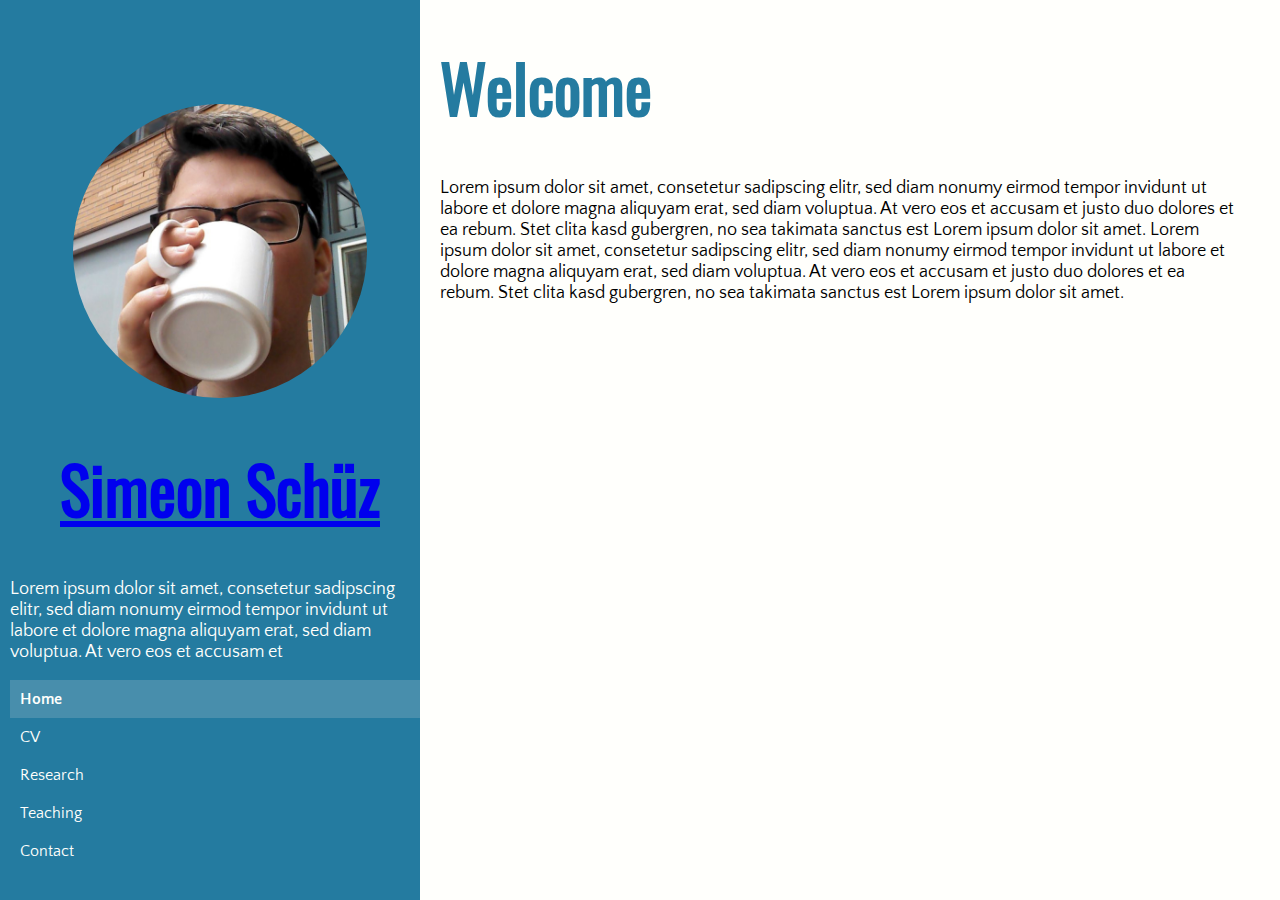
<file: index.html>
<!DOCTYPE html>
<html>
<title>Simeon Schüz</title>
<meta charset="UTF-8">
<meta name="viewport" content="width=device-width, initial-scale=1">
<link rel="stylesheet" href="src/style.css">
<script type="text/javascript" src='src/scripts.js'></script>

<body id='PageHome'>
  <!-- Sidebar -->
  <div class='sidebar'>
    <div class='sidebarContent'>
      <div id='sidebarImage'>
         <img src='src/images/me.jpg' alt=''>
      </div>
      <h1><a href='index.html'>Simeon Schüz</a></h1>
      <div class='sidebarText' id='sidebarText'>
        <p> Lorem ipsum dolor sit amet, consetetur sadipscing elitr, sed diam nonumy eirmod tempor invidunt ut labore et dolore magna aliquyam erat, sed diam voluptua. At vero eos et accusam et</p>
        <a class='ButtonHome' href='index.html'>Home</a>
        <a class='ButtonCV' href='cv.html'>CV</a>
        <a class='ButtonResearch' href='research.html'>Research</a>
        <a class='ButtonTeaching' href='teaching.html'>Teaching</a>
        <a class='ButtonContact' href='contact.html'>Contact</a>
        <div class='icons'>
        </div>
    </div>

    <a href='javascript:void(0);' class='icon' onclick='myFunction()' id='MenuButton'>
      <div id="hamburger">
        <div class="bar1"></div>
        <div class="bar2"></div>
        <div class="bar3"></div>
      </div>
    </a>

  </div>
</div>
  <!-- End Sidebar -->

  <!-- Content -->

  <div class='content'>

  <h1 class='highlight'>Welcome</h1>

  <p>Lorem ipsum dolor sit amet, consetetur sadipscing elitr, sed diam nonumy eirmod tempor invidunt ut labore et dolore magna aliquyam erat, sed diam voluptua. At vero eos et accusam et justo duo dolores et ea rebum. Stet clita kasd gubergren, no sea takimata sanctus est Lorem ipsum dolor sit amet. Lorem ipsum dolor sit amet, consetetur sadipscing elitr, sed diam nonumy eirmod tempor invidunt ut labore et dolore magna aliquyam erat, sed diam voluptua. At vero eos et accusam et justo duo dolores et ea rebum. Stet clita kasd gubergren, no sea takimata sanctus est Lorem ipsum dolor sit amet.</p>

  </div>

  <!-- End Content -->
</body>
</html>
</file>
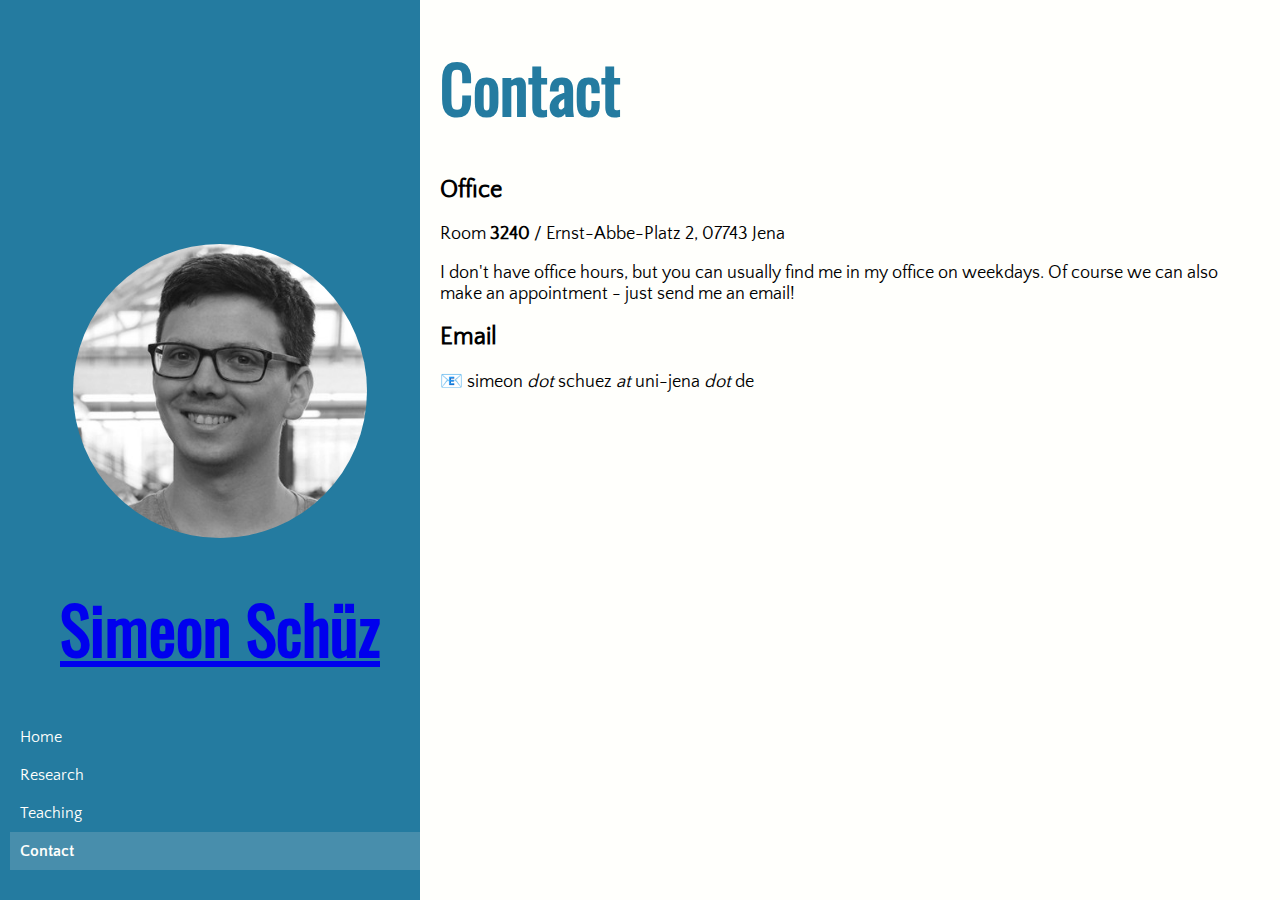
<file: contact.html>
<!DOCTYPE html>
<html>
<title>Simeon Schüz</title>
<meta charset="UTF-8">
<meta name="viewport" content="width=device-width, initial-scale=1">
<link rel="stylesheet" href="src/style.css">
<script type="text/javascript" src='src/scripts.js'></script>

<body id='PageContact'>
  <!-- Sidebar -->
  <div class='sidebar'>
    <div class='sidebarContent'>
      <div id='sidebarImage'>
         <img src='src/images/simeon_bielefeld.jpg' alt=''>
      </div>
      <h1><a href='index.html'>Simeon Schüz</a></h1>
      <div class='sidebarText' id='sidebarText'>
        <p></p>
        <a class='ButtonHome' href='index.html'>Home</a>
        <!--<a class='ButtonCV' href='cv.html'>CV</a>-->
        <a class='ButtonResearch' href='research.html'>Research</a>
        <a class='ButtonTeaching' href='teaching.html'>Teaching</a>
        <a class='ButtonContact' href='contact.html'>Contact</a>
        <div class='icons'>
        </div>
    </div>

    <a href='javascript:void(0);' class='icon' onclick='myFunction()' id='MenuButton'>
      <div id="hamburger">
        <div class="bar1"></div>
        <div class="bar2"></div>
        <div class="bar3"></div>
      </div>
    </a>

  </div>
</div>
  <!-- End Sidebar -->

  <!-- Content -->

  <div class='content'>

  <h1 class='highlight'>Contact</h1>

  <h2>Office</h2>
  <p>Room <strong>3240</strong> / Ernst-Abbe-Platz 2, 07743 Jena </p>
  <p>
    I don't have office hours, but you can usually find me in my office on weekdays.
    Of course we can also make an appointment - just send me an email!
  </p>

  <h2>Email</h2>
  <p>
    📧 simeon <i>dot</i> schuez <i>at</i> uni-jena <i>dot</i> de
  </p>

  </div>

  <!-- End Content -->
</body>
</html>
</file>
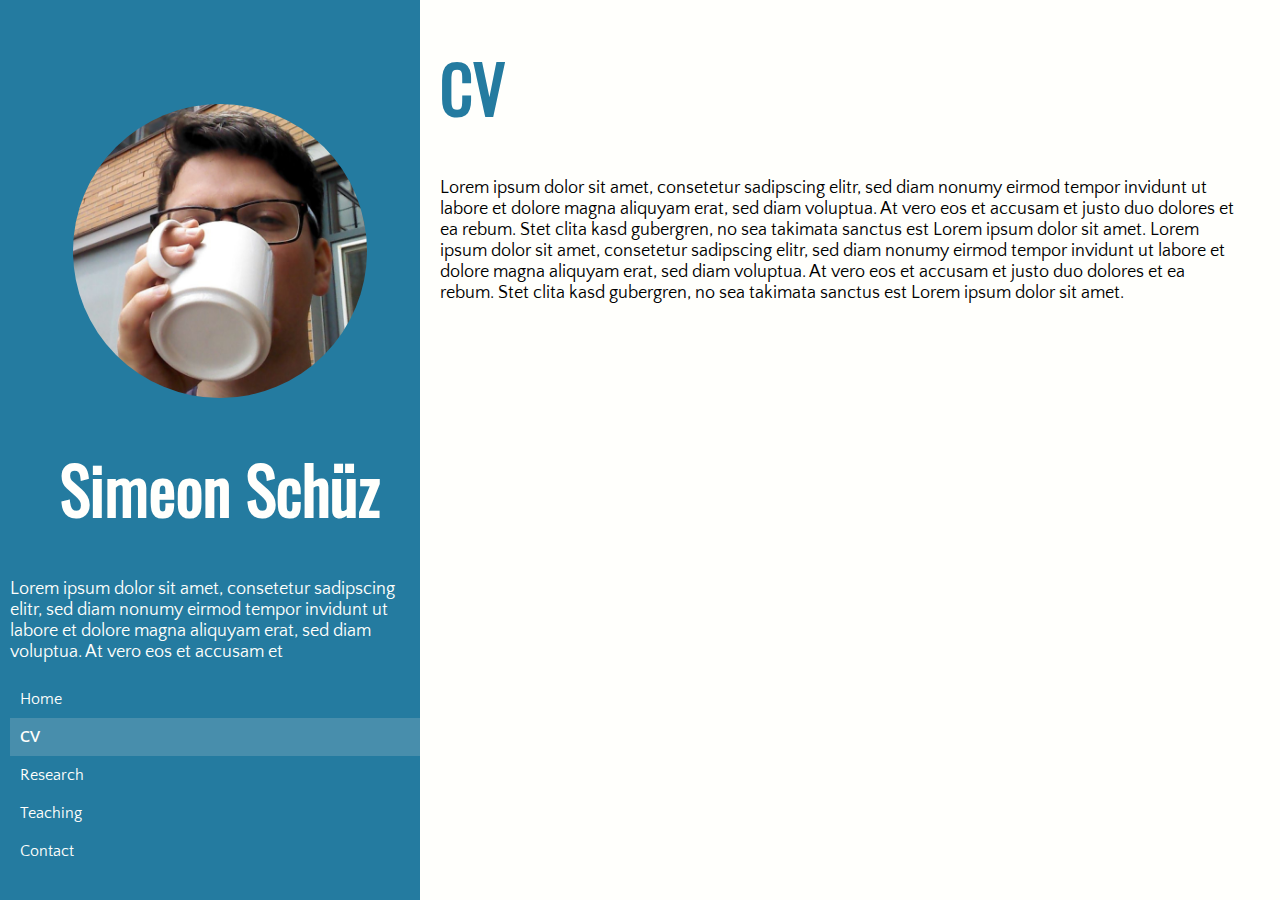
<file: cv.html>
<!DOCTYPE html>
<html>
<title>Simeon Schüz</title>
<meta charset="UTF-8">
<meta name="viewport" content="width=device-width, initial-scale=1">
<link rel="stylesheet" href="src/style.css">
<script type="text/javascript" src='src/scripts.js'></script>

<body id='PageCV'>
  <!-- Sidebar -->
  <div class='sidebar'>
    <div class='sidebarContent'>
      <div id='sidebarImage'>
         <img src='src/images/me.jpg' alt=''>
      </div>
      <h1>Simeon Schüz</h1>
      <div class='sidebarText' id='sidebarText'>
        <p> Lorem ipsum dolor sit amet, consetetur sadipscing elitr, sed diam nonumy eirmod tempor invidunt ut labore et dolore magna aliquyam erat, sed diam voluptua. At vero eos et accusam et</p>
        <a class='ButtonHome' href='index.html'>Home</a>
        <a class='ButtonCV' href='cv.html'>CV</a>
        <a class='ButtonResearch' href='research.html'>Research</a>
        <a class='ButtonTeaching' href='teaching.html'>Teaching</a>
        <a class='ButtonContact' href='contact.html'>Contact</a>
        <div class='icons'>
        </div>
    </div>
    <a href='javascript:void(0);' class='icon' onclick='myFunction()' id='MenuButton'>
      MENU
    </a>
  </div>
</div>
  <!-- End Sidebar -->

  <!-- Content -->

  <div class='content'>

  <h1 class='highlight'>CV</h1>

  <p>Lorem ipsum dolor sit amet, consetetur sadipscing elitr, sed diam nonumy eirmod tempor invidunt ut labore et dolore magna aliquyam erat, sed diam voluptua. At vero eos et accusam et justo duo dolores et ea rebum. Stet clita kasd gubergren, no sea takimata sanctus est Lorem ipsum dolor sit amet. Lorem ipsum dolor sit amet, consetetur sadipscing elitr, sed diam nonumy eirmod tempor invidunt ut labore et dolore magna aliquyam erat, sed diam voluptua. At vero eos et accusam et justo duo dolores et ea rebum. Stet clita kasd gubergren, no sea takimata sanctus est Lorem ipsum dolor sit amet.</p>

  </div>

  <!-- End Content -->
</body>
</html>
</file>
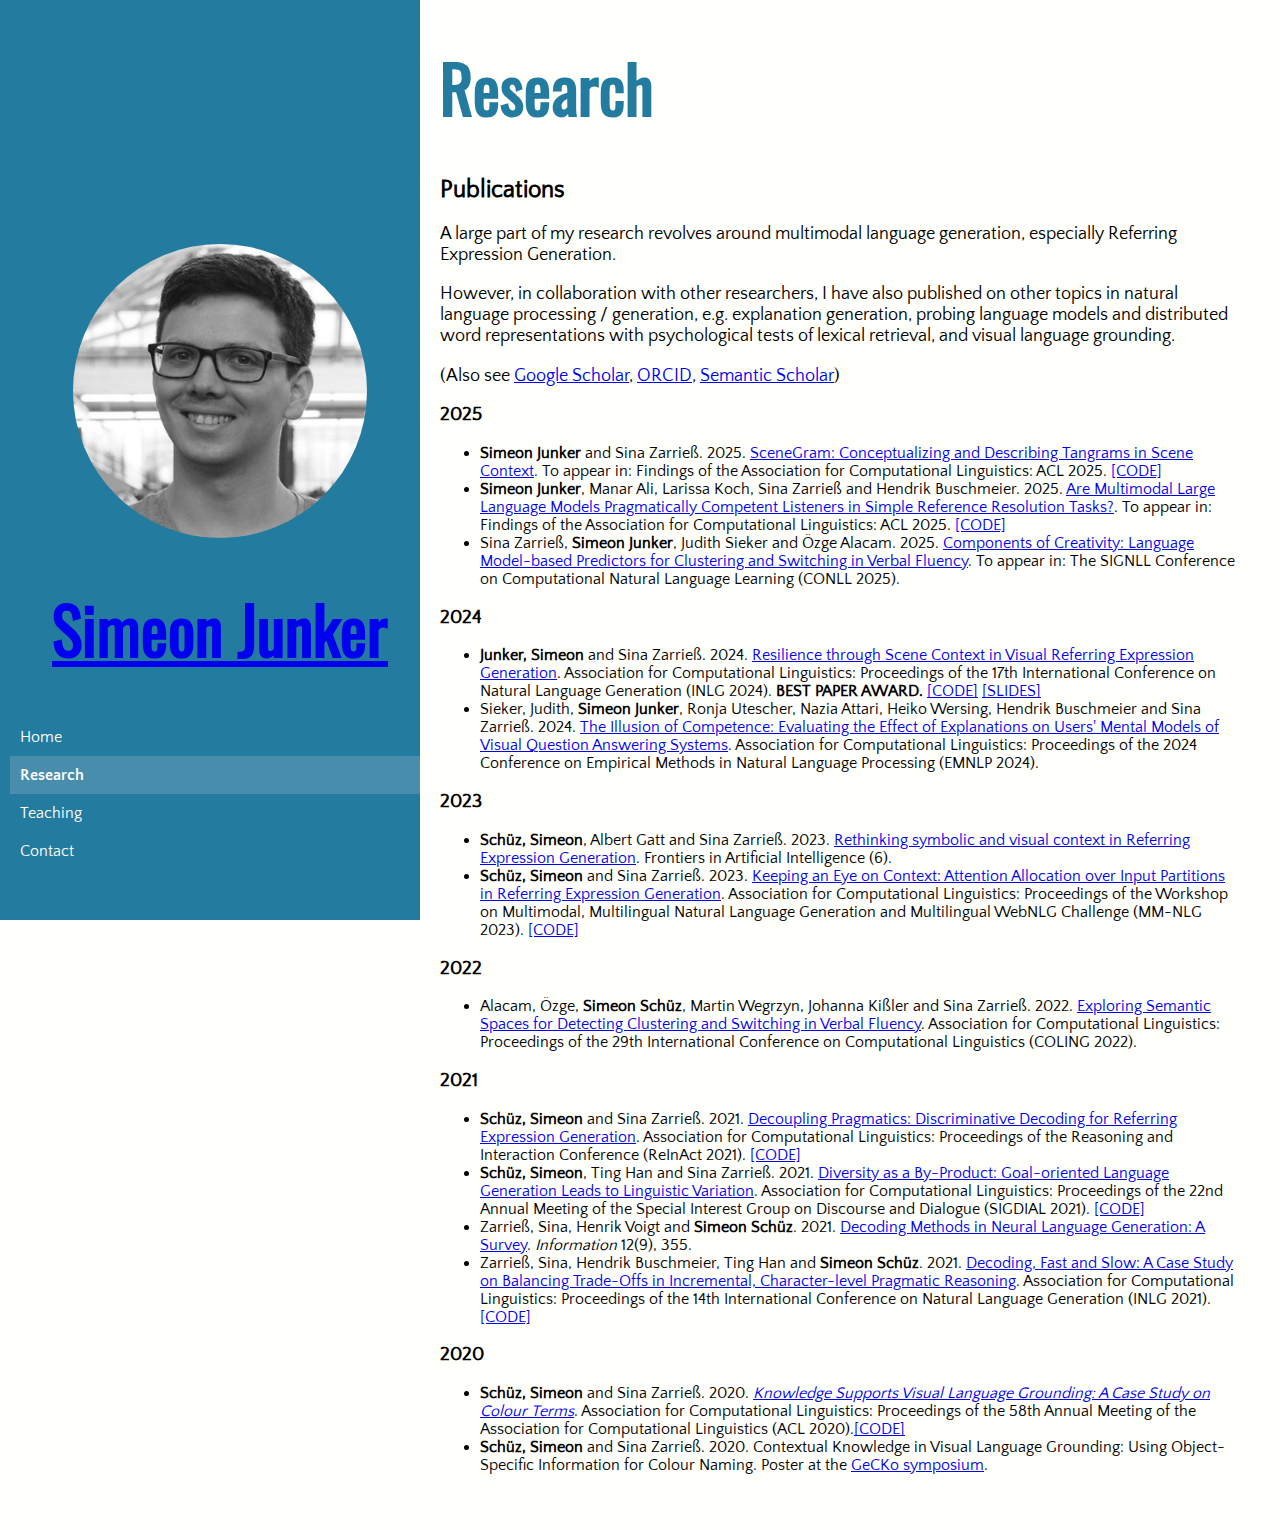
<file: research.html>
<!DOCTYPE html>
<html>
<title>Simeon Junker</title>
<meta charset="UTF-8">
<meta name="viewport" content="width=device-width, initial-scale=1">
<link rel="stylesheet" href="src/style.css">
<script type="text/javascript" src='src/scripts.js'></script>

<body id='PageResearch'>
  <!-- Sidebar -->
  <div class='sidebar'>
    <div class='sidebarContent'>
      <div id='sidebarImage'>
         <img src='src/images/simeon_bielefeld.jpg' alt=''>
      </div>
      <h1><a href='index.html'>Simeon Junker</a></h1>
      <div class='sidebarText' id='sidebarText'>
        <p></p>
        <a class='ButtonHome' href='index.html'>Home</a>
        <!--<a class='ButtonCV' href='cv.html'>CV</a>-->
        <a class='ButtonResearch' href='research.html'>Research</a>
        <a class='ButtonTeaching' href='teaching.html'>Teaching</a>
        <a class='ButtonContact' href='contact.html'>Contact</a>
        <div class='icons'>
        </div>
    </div>

    <a href='javascript:void(0);' class='icon' onclick='myFunction()' id='MenuButton'>
      <div id="hamburger">
        <div class="bar1"></div>
        <div class="bar2"></div>
        <div class="bar3"></div>
      </div>
    </a>

  </div>
</div>
  <!-- End Sidebar -->

  <!-- Content -->

  <div class='content'>

  <h1 class='highlight'>Research</h1>

  <h2>Publications</h2>

  <p>A large part of my research revolves around multimodal language generation, especially Referring Expression Generation.</p>
  <p>However, in collaboration with other researchers, I have also published on other topics in natural language processing / generation, e.g. explanation generation, probing language models and distributed word representations with psychological tests of lexical retrieval, and visual language grounding.</p>
  <p>(Also see <a href='https://scholar.google.de/citations?user=VNeC-UIAAAAJ&hl=de&oi=ao'>Google Scholar</a>, <a href='https://orcid.org/0009-0003-2529-9213'>ORCID</a>, <a href='https://www.semanticscholar.org/author/Simeon-Junker/1754689111'>Semantic Scholar</a>)</p>

  <h3>2025</h3>
  <ul>
    <li><b>Simeon Junker</b> and Sina Zarrieß. 2025. <a href="https://arxiv.org/pdf/2506.11631">SceneGram: Conceptualizing and Describing Tangrams in Scene Context</a>. To appear in: Findings of the Association for Computational Linguistics: ACL 2025. <a href="https://github.com/clause-bielefeld/scenegram">[CODE]</a></li>
    <li><b>Simeon Junker</b>, Manar Ali, Larissa Koch, Sina Zarrieß and Hendrik Buschmeier. 2025. <a href="https://arxiv.org/pdf/2506.11807">Are Multimodal Large Language Models Pragmatically Competent Listeners in Simple Reference Resolution Tasks?</a>. To appear in: Findings of the Association for Computational Linguistics: ACL 2025. <a href="https://github.com/clause-bielefeld/mllm-listeners">[CODE]</a></li>
    <li>Sina Zarrieß, <b>Simeon Junker</b>, Judith Sieker and Özge Alacam. 2025. <a href="https://openreview.net/pdf?id=9oVKSGYWBT">Components of Creativity: Language Model-based Predictors for Clustering and Switching in Verbal Fluency</a>. To appear in: The SIGNLL Conference on Computational Natural Language Learning (CONLL 2025).</li>
  </ul>
  <h3>2024</h3>
  <ul>
    <li><b>Junker, Simeon</b> and Sina Zarrieß. 2024. <a href='https://aclanthology.org/2024.inlg-main.29/'>Resilience through Scene Context in Visual Referring Expression Generation</a>. Association for Computational Linguistics: Proceedings of the 17th International Conference on Natural Language Generation (INLG 2024). <b>BEST PAPER AWARD.</b> <a href='https://github.com/clause-bielefeld/REG-Scene-Context'>[CODE]</a> <a href='https://raw.githubusercontent.com/simeonjunker/simeonjunker.github.io/refs/heads/master/src/documents/inlg2024_presentation.pdf'>[SLIDES]</a></li>
    <li>Sieker, Judith, <b>Simeon Junker</b>, Ronja Utescher, Nazia Attari, Heiko Wersing, Hendrik Buschmeier and Sina Zarrieß. 2024. <a href='https://aclanthology.org/2024.emnlp-main.1084/'>The Illusion of Competence: Evaluating the Effect of Explanations on Users' Mental Models of Visual Question Answering Systems</a>. Association for Computational Linguistics: Proceedings of the 2024 Conference on Empirical Methods in Natural Language Processing (EMNLP 2024).</li>
  </ul>
  
  <h3>2023</h3>
  <ul>
    <li><b>Schüz, Simeon</b>, Albert Gatt and Sina Zarrieß. 2023. <a href='https://www.frontiersin.org/articles/10.3389/frai.2023.1067125'>Rethinking symbolic and visual context in Referring Expression Generation</a>. Frontiers in Artificial Intelligence (6).</li>
    <li><b>Schüz, Simeon</b> and Sina Zarrieß. 2023. <a href='https://aclanthology.org/2023.mmnlg-1.3/'>Keeping an Eye on Context: Attention Allocation over Input Partitions in Referring Expression Generation</a>. Association for Computational Linguistics: Proceedings of the Workshop on Multimodal, Multilingual Natural Language Generation and Multilingual WebNLG Challenge (MM-NLG 2023). <a href='https://github.com/clause-bielefeld/REG-Input-Partitions'>[CODE]</a></li>
  </ul>
  
  <h3>2022</h3>
  <ul>
    <li>
      Alacam, Özge, <b>Simeon Schüz</b>, Martin Wegrzyn, Johanna Kißler and Sina Zarrieß. 2022. <a href='https://aclanthology.org/2022.coling-1.16/'>Exploring Semantic Spaces for Detecting Clustering and Switching in Verbal Fluency</a>. Association for Computational Linguistics: Proceedings of the 29th International Conference on Computational Linguistics (COLING 2022).
    </li>
  </ul>
  
  <h3>2021</h3>
  <ul>
    <li><b>Schüz, Simeon</b> and Sina Zarrieß. 2021. <a href='https://aclanthology.org/2021.reinact-1.7/'>Decoupling Pragmatics: Discriminative Decoding for Referring Expression Generation</a>. Association for Computational Linguistics: Proceedings of the Reasoning and Interaction Conference (ReInAct 2021). <a href='https://github.com/clause-bielefeld/reg-discriminative-decoding'>[CODE]</a></li>
    <li><b>Schüz, Simeon</b>, Ting Han and Sina Zarrieß. 2021. <a href='https://aclanthology.org/2021.sigdial-1.43/'>Diversity as a By-Product: Goal-oriented Language Generation Leads to Linguistic Variation</a>. Association for Computational Linguistics: Proceedings of the 22nd Annual Meeting of the Special Interest Group on Discourse and Dialogue (SIGDIAL 2021). <a href='https://github.com/clause-bielefeld/image-captioning-decoding'>[CODE]</a></li>
    <li>Zarrieß, Sina, Henrik Voigt and <b>Simeon Schüz</b>. 2021. <a href='https://www.mdpi.com/2078-2489/12/9/355'>Decoding Methods in Neural Language Generation: A Survey</a>. <i>Information</i> 12(9), 355.
    <li>Zarrieß, Sina, Hendrik Buschmeier, Ting Han and <b>Simeon Schüz</b>. 2021. <a href='https://aclanthology.org/2021.inlg-1.41/'>Decoding, Fast and Slow: A Case Study on Balancing Trade-Offs in Incremental, Character-level Pragmatic Reasoning</a>. Association for Computational Linguistics: Proceedings of the 14th International Conference on Natural Language Generation (INLG 2021). <a href='https://github.com/clause-bielefeld/reg-discriminative-decoding'>[CODE]</a></li>
  </ul>
  <h3>2020</h3>
  <ul>
    <li><b>Schüz, Simeon</b> and Sina Zarrieß. 2020. <a href='https://www.aclweb.org/anthology/2020.acl-main.584/'><i>Knowledge Supports Visual Language Grounding: A Case Study on Colour Terms</i></a>. Association for Computational Linguistics: Proceedings of the 58th Annual Meeting of the Association for Computational Linguistics (ACL 2020).<a href='https://github.com/clause-bielefeld/colour-term-grounding'>[CODE]</a></li>
    <li><b>Schüz, Simeon</b> and Sina Zarrieß. 2020. Contextual Knowledge in Visual Language Grounding: Using Object-Specific Information for Colour Naming. Poster at the <a href='https://sites.google.com/view/gecko2020/home'>GeCKo symposium</a>.
  </ul>

  </div>

  <!-- End Content -->
</body>
</html>
</file>
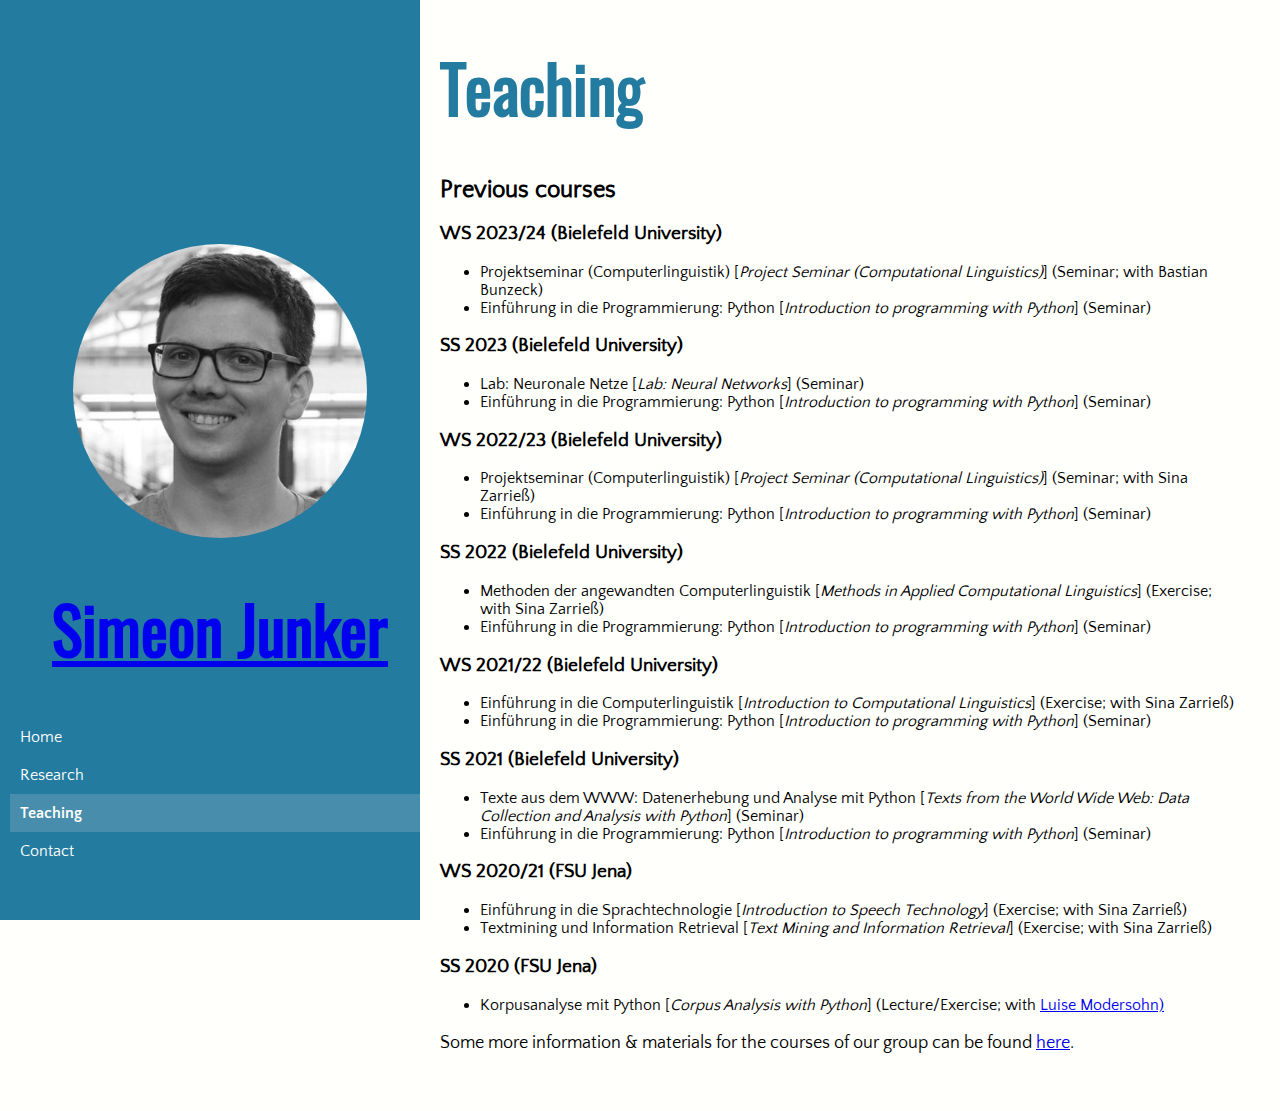
<file: teaching.html>
<!DOCTYPE html>
<html>
<title>Simeon Junker</title>
<meta charset="UTF-8">
<meta name="viewport" content="width=device-width, initial-scale=1">
<link rel="stylesheet" href="src/style.css">
<script type="text/javascript" src='src/scripts.js'></script>

<body id='PageTeaching'>
  <!-- Sidebar -->
  <div class='sidebar'>
    <div class='sidebarContent'>
      <div id='sidebarImage'>
         <img src='src/images/simeon_bielefeld.jpg' alt=''>
      </div>
      <h1><a href='index.html'>Simeon Junker</a></h1>
      <div class='sidebarText' id='sidebarText'>
        <p></p>
        <a class='ButtonHome' href='index.html'>Home</a>
        <!--<a class='ButtonCV' href='cv.html'>CV</a>-->
        <a class='ButtonResearch' href='research.html'>Research</a>
        <a class='ButtonTeaching' href='teaching.html'>Teaching</a>
        <a class='ButtonContact' href='contact.html'>Contact</a>
        <div class='icons'>
        </div>
    </div>

    <a href='javascript:void(0);' class='icon' onclick='myFunction()' id='MenuButton'>
      <div id="hamburger">
        <div class="bar1"></div>
        <div class="bar2"></div>
        <div class="bar3"></div>
      </div>
    </a>

  </div>
</div>
  <!-- End Sidebar -->

  <!-- Content -->

  <div class='content'>

  <h1 class='highlight'>Teaching</h1>

  <!--
  <h2>Current information</h2>
  <ul><li></li></ul>
-->

  <h2>Previous courses</h2>

  <h3>WS 2023/24 (Bielefeld University)</h3>
  <ul class='contentList'>
    <li>Projektseminar (Computerlinguistik) [<i>Project Seminar (Computational Linguistics)</i>] (Seminar; with Bastian Bunzeck)</li>
    <li>Einführung in die Programmierung: Python [<i>Introduction to programming with Python</i>] (Seminar)</li>
  </ul>

  <h3>SS 2023 (Bielefeld University)</h3>
  <ul class='contentList'>
    <li>Lab: Neuronale Netze [<i>Lab: Neural Networks</i>] (Seminar)</li>
    <li>Einführung in die Programmierung: Python [<i>Introduction to programming with Python</i>] (Seminar)</li>
  </ul>

  <h3>WS 2022/23 (Bielefeld University)</h3>
  <ul class='contentList'>
    <li>Projektseminar (Computerlinguistik) [<i>Project Seminar (Computational Linguistics)</i>] (Seminar; with Sina Zarrieß)</li>
    <li>Einführung in die Programmierung: Python [<i>Introduction to programming with Python</i>] (Seminar)</li>
  </ul>

  <h3>SS 2022 (Bielefeld University)</h3>
  <ul class='contentList'>
    <li>Methoden der angewandten Computerlinguistik [<i>Methods in Applied Computational Linguistics</i>] (Exercise; with Sina Zarrieß)</li>
    <li>Einführung in die Programmierung: Python [<i>Introduction to programming with Python</i>] (Seminar)</li>
  </ul>

  <h3>WS 2021/22 (Bielefeld University)</h3>
  <ul class='contentList'>
    <li>Einführung in die Computerlinguistik [<i>Introduction to Computational Linguistics</i>] (Exercise; with Sina Zarrieß)</li>
    <li>Einführung in die Programmierung: Python [<i>Introduction to programming with Python</i>] (Seminar)</li>
  </ul>

  <h3>SS 2021 (Bielefeld University)</h3>
  <ul class='contentList'>
    <li>Texte aus dem WWW: Datenerhebung und Analyse mit Python [<i>Texts from the World Wide Web: Data Collection and Analysis with Python</i>] (Seminar)</li>
    <li>Einführung in die Programmierung: Python [<i>Introduction to programming with Python</i>] (Seminar)</li>
  </ul>

  <h3>WS 2020/21 (FSU Jena)</h3>
  <ul class='contentList'>
    <li>Einführung in die Sprachtechnologie [<i>Introduction to Speech Technology</i>] (Exercise; with Sina Zarrieß)</li>
    <li>Textmining und Information Retrieval [<i>Text Mining and Information Retrieval</i>] (Exercise; with Sina Zarrieß)</li>
  </ul>

  <h3>SS 2020 (FSU Jena)</h3>
  <ul>
    <li>Korpusanalyse mit Python [<i>Corpus Analysis with Python</i>] (Lecture/Exercise; with <a href='https://julielab.de/Staff/Modersohn/'>Luise Modersohn)</a></li>
  </ul>

  <p>Some more information & materials for the courses of our group can be found <a href='https://clause-bielefeld.github.io/teaching/'>here</a>.</p>



  </div>

  <!-- End Content -->
</body>
</html>
</file>
<file: src/style.css>
/* Colors */
  :root {
    --content-font-color: black;
    --content-background: #FFFFFC /*rgb(220,220,220)*/;
    --sidebar-font-color: var(--content-background) /*rgb(220,220,220)*/;
    --sidebar-background:#247BA0 /*rgb(50,50,50)*/;
    --highlight-color: var(--sidebar-background);
    --navigation-hover-color: var(--content-font-color)/*#E85F5C*/;
    --navigation-hover-background: var(--content-background)/*#555*/;
    --navigation-active-color: var(--content-background);
    --navigation-active-background: rgba(220,220,220,0.2);
  }

/* Fonts and basic settings*/
  @font-face {
  font-family: 'quattrocento';
  src: url('fonts/QuattrocentoSans-Regular.ttf') format('truetype');
  }
  @font-face{
    font-family:'oswald';
    src:url('fonts/Oswald-Regular.ttf') format('truetype');
  }
  @font-face{
    font-family:'quattrocentoBold';
    src:url('fonts/QuattrocentoSans-Bold.ttf') format('truetype')
  }

  html {
    font-family:quattrocento; font-size:1em;
    color: var(--content-font-color);
    background-color:var(--content-background);
  }

  h1 {
    font-family: oswald; font-size: 4em;
  }

  p {
    font-size: 1.15em;
  }

  body {
    margin:0;
  }

  .highlight{
    color: var(--highlight-color);
  }

/* Sidebar */
  .sidebar {
    /* Side Navigation */
   margin: 0;
   padding:10px;
   width:400px;
   background-color: var(--sidebar-background);
   position: fixed;
   height: 100%;
   overflow: hidden; /* auto */
   color: var(--sidebar-font-color);
  }
  .sidebar .sidebarText a {
    /* Sidebar links */
   display: block;
   color: var(--sidebar-font-color);
   padding: 10px;
   text-decoration: none;
  }
  #sidebarImage img {
      width: 70%;
      margin: auto;
      display: block;
      border-radius: 50%;
  }
  .sidebar .sidebarText a:hover:not(.active) {
    /* Links on mouse-over */
   background-color: var(--navigation-hover-background) !important;
   color: var(--navigation-hover-color) !important;
  }

  #PageHome .ButtonHome, #PageCV .ButtonCV, #PageResearch .ButtonResearch, #PageTeaching .ButtonTeaching, #PageContact .ButtonContact {
  /* highlight current page in navigation */
    font-family: quattrocentoBold;
    color: var(--navigation-active-color);
    background-color: var(--navigation-active-background);
  }

/* Page content. The value of the margin-left property should match the value of the sidebar's width property */
  div.content {
   margin-left: 400px;
   padding:40px;
   max-width:1000px;
   background-color: var(--content-background);
  }

  .content h1{
    margin-top: 0;
  }

/* hamburger menu icon */

  #MenuButton {
    /* default: invisible; set visible in @media settings for smaller screens*/
    display: none;
    position: absolute;
    top: 34px;
    right: 20px;
  }

  #hamburger {
    display: inline-block;
    cursor: pointer;
    border:4px solid var(--sidebar-background);
    padding:2px;
    transition: 0.4s;
  }

  #hamburger:hover {
    border-color: var(--navigation-hover-background) !important;
    color: var(--navigation-hover-color) !important;
    /*transform:rotate(-5deg);*/
  }

  #hamburger:hover .bar2 {
    width:30px;
  }

  .bar1, .bar2, .bar3 {
    width: 35px;
    height: 6px;
    background-color: var(--sidebar-font-color);
    margin: 6px 0 6px 0/*6px 0*/;
    transition: 0.4s;
    margin-left:auto;
    margin-right:auto;
  }
  .bar1 {
    margin-top:0;
  }
  .bar3 {
    margin-bottom:0;
  }

  /* Rotate first bar */
  .change .bar1 {
    -webkit-transform: rotate(-45deg) translate(-8px, 6px) ;
    transform: rotate(-45deg) translate(-8px, 9px) ;
  }

  /* Fade out the second bar */
  .change .bar2 {
    opacity: 0;
  }

  /* Rotate last bar */
  .change .bar3 {
    -webkit-transform: rotate(45deg) translate(-8px, -8px) ;
    transform: rotate(45deg) translate(-8px, -9px) ;
  }

/* @media settigs for different screen sizes */

  @media screen and (min-width:1481px) {
    /* limit overall width */

    .sidebar{
      left: calc((100vw - 1400px) / 2);
    }
    div.content {
      margin-left: calc(((100vw - 1400px) / 2 + 400px))
    }

  }

  @media screen and (min-width:1001px) {
    .sidebarContent .sidebarText{
     display: block;
    }
    .sidebar .sidebarContent {
      position: absolute;
      width: 100%;
      bottom: 50px;
      padding: 0;
      margin: 0;
    }
    .sidebar .sidebarContent h1 {
      text-align: center;
    }
  }

  @media screen and (max-width: 1000px) {
    /* On screens that are less than 1000px wide, make the sidebar into a topbar */
    .sidebar {
      width: 100%;
      height: auto;
      position: relative;
    }
    .sidebar h1 {
      font-size: 2em;
    }
    .sidebar a {
      float: left;
    }
    div.content {
      margin-left: 0;
    }
    .sidebarText p {
      font-size: 1.25em;
    }
    .sidebar #sidebarImage {
      display: none;
    }

    /* Menu */
    .sidebarContent .sidebarText{
      display: none;
    }

    #MenuButton {
      display: block;
    }
    #MenuButton * {
      background-color:
    }
  }

  @media screen and (max-width: 400px) {
    /* On screens that are less than 400px, display the bar vertically, instead of horizontally */
    .sidebar a {
      text-align: center;
      float: none;
    }
    .sidebar h1 {
      padding-left:10px;
    }
    .sidebar {
      padding-left:0;
      padding-right:0;
    }
    .sidebarText p {
      display: none;
    }

  }

  @media screen and (max-height: 800px) {
    /* shrink image if screen is not high enough */
    .sidebarContent h1 {
      margin-top: 0;
    }
    #sidebarImage {
      width: 50%;
      margin: auto;
    }
  }

  @media screen and (max-height: 610px) {
    /* hide image if screen is not high enough */
    .sidebarContent {
      top: 40px;
    }
    #sidebarImage {
      display: none;
    }
  }
</file>
